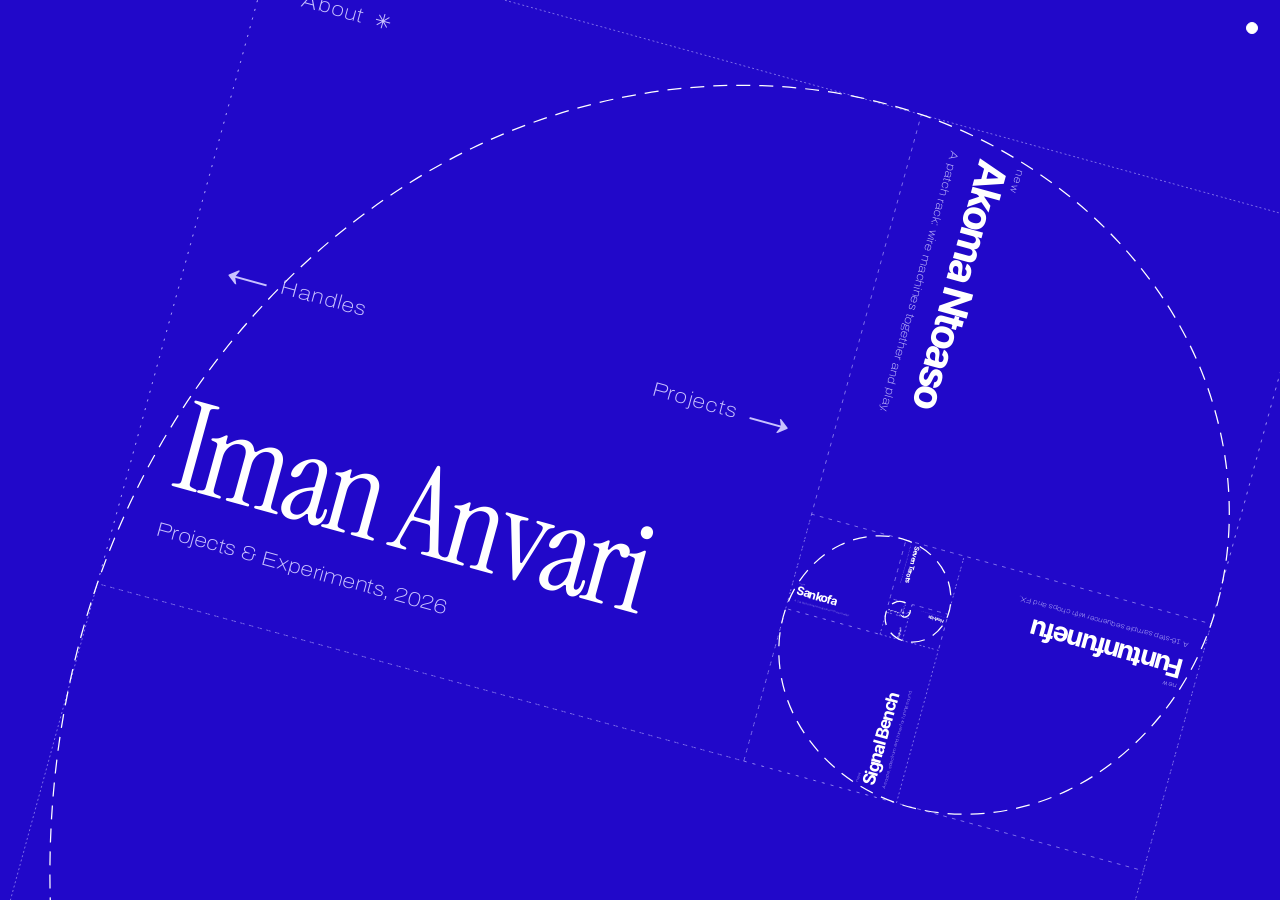
<file: index.html>
<!doctype html>
<html lang="en">
<head>
<meta charset="utf-8">
<meta name="viewport" content="width=device-width,initial-scale=1,viewport-fit=cover">
<title>Iman Anvari</title>
<meta name="description" content="Iman Anvari — projects &amp; experiments, 2026.">
<meta name="theme-color" content="#2108c9">
<link rel="preconnect" href="https://fonts.googleapis.com">
<link rel="preconnect" href="https://fonts.gstatic.com" crossorigin>
<link rel="stylesheet" href="https://fonts.googleapis.com/css2?family=Instrument+Serif&family=Inter+Tight:wght@400;700&family=Archivo:wdth,wght@62..125,100..200&family=Noto+Kufi+Arabic:wght@700&family=Noto+Nastaliq+Urdu:wght@700&family=Redaction+50&display=swap">
<style>
/* a golden rectangle, squares shrinking by φ, turning forever around its eye */
:root{
  --paper:#2108c9; --ink:#fff; --soft:#c9c2ff; --loop:#b9b0ff;
  --display:"Instrument Serif","Times New Roman",Georgia,serif;
  --body:"Inter Tight","Helvetica Neue",Helvetica,Arial,sans-serif;
  --mono:"Archivo","Helvetica Neue",Helvetica,Arial,sans-serif; /* thin, wide, boxy grotesk for the small type */
  /* سفرهای سعدی: Kufi by day, Nastaliq by night */
  --kufi:"Noto Kufi Arabic","Geeza Pro",Tahoma,sans-serif;
  --nastaliq:"Noto Nastaliq Urdu","Geeza Pro",Tahoma,serif;
  --naskh:var(--kufi); --fa-lh:1.2;
  --redaction:"Redaction 50","Instrument Serif",Georgia,serif;
  --spring:cubic-bezier(.3,1.5,.5,1);
  color-scheme:dark;
}
@media (prefers-color-scheme:dark){:root:not([data-theme="light"]){--paper:#0d0458;--soft:#a79ef0;--loop:#6f62e0;--naskh:var(--nastaliq);--fa-lh:1.5}}
:root[data-theme="dark"]{--paper:#0d0458;--soft:#a79ef0;--loop:#6f62e0;--naskh:var(--nastaliq);--fa-lh:1.5}

html,body{margin:0;height:100%;overflow:hidden;overscroll-behavior:none}
body{background:var(--paper);color:var(--ink);font-family:var(--body);-webkit-font-smoothing:antialiased;transition:background .618s}

#geo{position:fixed;inset:0;width:100%;height:100%;pointer-events:none;color:var(--loop);contain:strict}
#geo rect{fill:none;stroke:currentColor;stroke-width:1;stroke-dasharray:2 7;vector-effect:non-scaling-stroke;opacity:.6}
#spiral{fill:none;stroke:var(--ink);stroke-width:1.25;stroke-dasharray:14 9;vector-effect:non-scaling-stroke;animation:march 40s linear infinite}
@keyframes march{to{stroke-dashoffset:-460}}

#stage{position:fixed;inset:0;touch-action:none;user-select:none;-webkit-user-select:none;-webkit-tap-highlight-color:transparent;contain:strict}
.sq{position:absolute;left:0;top:0;width:1000px;height:1000px;transform-origin:0 0;contain:strict}
.rot{position:absolute;inset:0;overflow:hidden}
.card{position:absolute;inset:0;transition:opacity .618s}
.card.past{opacity:.22}
.sq.nav{cursor:pointer}

/* the links — 1000 design px per square */
.t{position:absolute;left:64px;bottom:150px;font:700 120px/1 var(--body);letter-spacing:-.04em;color:var(--ink);text-decoration:none;white-space:nowrap}
.t .w{position:relative;display:inline-block}
.t.name{font:400 236px/.9 var(--display);letter-spacing:-.03em}
.t.fa{left:auto;right:64px;font:700 120px/var(--fa-lh) var(--naskh);letter-spacing:0}
.tag{position:absolute;left:.04em;bottom:100%;margin-bottom:.12em;font:100 26px/1 var(--mono);font-stretch:118%;letter-spacing:.08em;color:var(--soft)}
.small{position:absolute;left:64px;bottom:88px;font:100 30px/1 var(--mono);font-stretch:118%;color:var(--soft);text-decoration:none;white-space:nowrap}
.small.r{left:auto;right:64px}
a.small::after{content:"";display:inline-block;width:0;margin-left:14px;vertical-align:middle;border-top:2px dashed currentColor;transition:width .618s var(--spring)}
a.small:hover{color:var(--ink)}a.small:hover::after{width:110px}

/* the front page: arrows out either side */
.arr{position:absolute;top:50%;transform:translateY(-50%);display:flex;align-items:center;gap:18px;font:100 30px/1 var(--mono);font-stretch:118%;letter-spacing:.04em;color:var(--soft);text-decoration:none;white-space:nowrap}
.arr.l{left:64px}.arr.r{right:64px}
.arr i{font:100 64px/1 var(--mono);font-stretch:118%;font-style:normal;display:inline-block;transition:transform .618s var(--spring)}
.arr:hover{color:var(--ink)}.arr.l:hover i{transform:translateX(-16px)}.arr.r:hover i{transform:translateX(16px)}
/* one line under each project */
.desc{max-width:872px;overflow:hidden;text-overflow:ellipsis;font-size:28px}

/* elsewhere: a short stack of links */
.list{position:absolute;left:64px;bottom:150px}
.list .tag{position:static;display:block;margin:0 0 22px .04em}
.list .t{position:relative;left:auto;bottom:auto;display:block;width:max-content;font-size:92px;line-height:1.1}

/* what grows out of each link */
.g{position:absolute;overflow:visible;pointer-events:none}
.g .s{fill:none;stroke:var(--ink);stroke-width:3;stroke-linecap:round;stroke-linejoin:round}
.g .o{fill:none;stroke:var(--ink);stroke-width:2.5}
.g .f{fill:var(--ink)}
.g .c.o,.g .o.k{fill:var(--paper)}
.d{stroke-dasharray:1 2;stroke-dashoffset:1.001;transition:stroke-dashoffset .382s ease}
.p{transform:scale(0);transform-box:fill-box;transform-origin:center;transition:transform .382s ease}
.c{opacity:0;transform-box:view-box;transform-origin:4px 128px;transition:transform .382s ease,opacity .2s}
.ghost{position:absolute;left:0;top:100%;opacity:.3;pointer-events:none;transform-origin:0 0;transform:scale(1,0) translateY(-100%);transition:transform .382s ease;
  -webkit-mask-image:linear-gradient(to bottom,transparent 10%,#000);mask-image:linear-gradient(to bottom,transparent 10%,#000)}
.orb,.orb2,.ph,.pg{transform-box:view-box}
.orb{transform-origin:57px 57px}.orb2{transform-origin:91px 57px}

.card.on .d,.t:hover .d{stroke-dashoffset:0;transition:stroke-dashoffset 1s cubic-bezier(.6,0,.2,1) calc(var(--i,0) * .08s + .12s)}
.card.on .p,.t:hover .p{transform:scale(1);transition:transform .618s var(--spring) calc(var(--i,0) * .05s + .2s)}
.card.on .c,.t:hover .c{opacity:1;transform:rotate(var(--a));transition:transform .9s var(--spring) calc(var(--i) * .06s + .1s),opacity .2s calc(var(--i) * .06s + .1s)}
.card.on .ghost,.t:hover .ghost{transform:scale(1,-1) translateY(-100%);transition:transform 1s var(--spring) .12s}
.card.on .orb,.t:hover .orb{animation:spin 6.18s linear infinite}
.trig{opacity:0}
.card.on .trig,.t:hover .trig{animation:trig 1.6s steps(1) infinite;animation-delay:calc(var(--d) + .9s)}
@keyframes trig{0%{opacity:1}12%,100%{opacity:0}}
.card.on .orb2,.t:hover .orb2{animation:spin 3.82s linear infinite reverse}
@keyframes spin{to{transform:rotate(360deg)}}
/* sankofa: a playhead that only ever goes back */
.ph{opacity:0}
.card.on .ph,.t:hover .ph{animation:back 2.4s cubic-bezier(.5,0,.5,1) 1.1s infinite}
@keyframes back{0%{opacity:0;transform:translateX(124px)}12%,85%{opacity:1}100%{opacity:0;transform:translateX(4px)}}
/* funtunfunefu: two tracks, one clock — the cursor steps forward across both */
.stp{opacity:0;transform-box:view-box}
.card.on .stp,.t:hover .stp{animation:stepf 1.92s steps(8) 1.1s infinite}
@keyframes stepf{0%{opacity:1;transform:translateX(0)}100%{opacity:1;transform:translateX(128px)}}
/* spotify: waves pulse outward */
.card.on .wv,.t:hover .wv{animation:wave 1.8s ease-in-out infinite;animation-delay:calc(var(--d) + 1.1s)}
@keyframes wave{0%,100%{opacity:1}50%{opacity:.28}}
/* signal bench: the beam sweeps left to right */
.sw{opacity:0;transform-box:view-box}
.card.on .sw,.t:hover .sw{animation:sweep 2s linear 1.3s infinite}
@keyframes sweep{0%{opacity:0;transform:translateX(8px)}10%,88%{opacity:1}100%{opacity:0;transform:translateX(124px)}}
/* goodreads: pages turn, once each */
.pg{opacity:0;transform-origin:60px 50px}
.card.on .pg,.t:hover .pg{animation:flip .9s cubic-bezier(.5,0,.3,1) both;animation-delay:calc(var(--d) + 1s)}
@keyframes flip{0%{opacity:1;transform:scaleX(1)}100%{opacity:1;transform:scaleX(-1)}}

/* the name: each letter drifts on its own tiny orbit, phases spaced by the golden angle — like type floating on still water */
.name .l{display:inline-block;transform-origin:50% 60%}
.card.on .name .l{animation:drift 6.18s linear infinite;animation-delay:var(--ph)}
@keyframes drift{from{transform:rotate(0deg) translateX(.007em) rotate(0deg)}to{transform:rotate(360deg) translateX(.007em) rotate(-360deg)}}

/* light/dark: a single dot — solid by day, a ring by night */
.theme{position:fixed;z-index:3;top:calc(10px + env(safe-area-inset-top,0px));right:calc(10px + env(safe-area-inset-right,0px));
  width:36px;height:36px;padding:0;border:0;background:none;cursor:pointer;display:grid;place-items:center}
.theme::before{content:"";width:12px;height:12px;border-radius:50%;box-sizing:border-box;border:1.5px solid var(--ink);background:var(--ink);
  transition:background .382s,transform .618s var(--spring)}
.theme:hover::before{transform:scale(1.25)}
@media (prefers-color-scheme:dark){:root:not([data-theme="light"]) .theme::before{background:transparent}}
:root[data-theme="dark"] .theme::before{background:transparent}
.theme:focus-visible,.t:focus-visible,.small:focus-visible,.arr:focus-visible{outline:2px dashed var(--ink);outline-offset:6px}
/* about: a button on the front card, a popover over everything */
.about{position:absolute;left:64px;top:64px;bottom:auto;padding:0;border:0;background:none;cursor:pointer;display:flex;align-items:center;gap:16px;letter-spacing:.04em}
.about i{font-style:normal;display:inline-block;transition:transform .618s var(--spring)}
.about:hover{color:var(--ink)}.about:hover i{transform:rotate(144deg) scale(1.2)}
#about{box-sizing:border-box;width:min(88vw,640px);max-height:86vh;margin:auto;padding:56px 52px 60px;border:1.5px dashed var(--soft);border-radius:0;
  background:var(--paper);color:var(--ink);overflow:auto;opacity:0;transform:scale(.94) translateY(12px);transition:opacity .382s,transform .618s var(--spring),overlay .382s allow-discrete,display .382s allow-discrete}
#about[open]{opacity:1;transform:none}
@starting-style{#about[open]{opacity:0;transform:scale(.94) translateY(12px)}}
#about::backdrop{background:rgba(5,0,40,.45);backdrop-filter:blur(3px);-webkit-backdrop-filter:blur(3px)}
#about .tag{position:static;display:block;margin:0 0 26px;font-size:15px}
#about p{margin:0;font:400 clamp(30px,5.4vw,50px)/1.12 var(--redaction);letter-spacing:-.005em;text-wrap:balance}
#about .wd{display:inline-block;opacity:0;transform:translateY(.35em) rotate(3deg)}
#about[open] .wd{animation:rise .9s var(--spring) both;animation-delay:calc(var(--i) * .055s + .12s)}
@keyframes rise{to{opacity:1;transform:none}}
#about .smile{display:inline-block;margin-left:.22em}
#about[open] .smile{animation:smile 1.1s var(--spring) both;animation-delay:calc(var(--i) * .055s + .45s)}
@keyframes smile{to{transform:rotate(90deg) translateX(.06em)}}
#aboutX{position:absolute;top:14px;right:14px;width:36px;height:36px;padding:0;border:0;background:none;color:var(--soft);font:100 30px/1 var(--mono);font-stretch:118%;cursor:pointer;transition:color .2s,transform .618s var(--spring)}
#aboutX:hover{color:var(--ink);transform:rotate(90deg)}
@media (max-width:540px){#about{padding:48px 28px 44px}}
#aboutX:focus-visible,.about:focus-visible{outline:2px dashed var(--ink);outline-offset:6px}
.sr{position:absolute;width:1px;height:1px;overflow:hidden;clip:rect(0 0 0 0);white-space:nowrap}
@media (prefers-reduced-motion:reduce){#spiral{animation:none}*{transition-duration:0s!important;transition-delay:0s!important;animation:none!important}#about .wd{opacity:1;transform:none}}
</style>
</head>
<body>
<svg id="geo" aria-hidden="true"><g id="geoG"><g id="rects"></g><path id="spiral"/></g></svg>
<main id="stage" aria-label="Projects on a golden spiral. Scroll, swipe or use the arrow keys."></main>
<button class="theme" id="theme" aria-label="Switch light or dark"></button>
<dialog id="about" aria-labelledby="aboutT" closedby="any">
  <span class="tag" id="aboutT">about</span>
  <p></p>
  <button id="aboutX" aria-label="Close">×</button>
</dialog>
<nav class="sr" id="links" aria-label="Links">
  <a href="https://esoterorist.github.io/akoma/">Akoma Ntoaso</a>
  <a href="https://esoterorist.github.io/FTF16/">Funtunfunefu</a>
  <a href="https://esoterorist.github.io/SignalBench/">Signal Bench</a>
  <a href="https://esoterorist.github.io/Sankofa/">Sankofa</a>
  <a href="https://esoterorist.github.io/Seven-Tarots/">Seven Tarots</a>
  <a href="https://esoterorist.github.io/Hextrigs/">Hextrigs</a>
  <a href="https://esoterorist.github.io/Orpheus/">Orpheus</a>
  <a href="https://esoterorist.github.io/DiagramMuseum/">Diagram Museum</a>
  <a href="https://esoterorist.github.io/Saadi/" lang="fa">سفرهای سعدی</a>
  <a href="https://esoterorist.github.io/calender/">imz Calender</a>
  <a href="https://boxd.it/6uYab" rel="me">Letterboxd</a>
  <a href="https://open.spotify.com/user/31dxlwhfdibpqjqlg5nhxrflov34" rel="me">Spotify</a>
  <a href="https://www.goodreads.com/user/show/100149155" rel="me">Goodreads</a>
  <a href="https://are.na/i-a-tm-ild_dlli" rel="me">Are.na</a>
  <a href="mailto:iiman.anvarii@gmail.com">iiman.anvarii@gmail.com</a>
</nav>
<noscript><style>#links{position:static;width:auto;height:auto;clip:auto;display:flex;flex-direction:column;gap:14px;padding:40px;font:700 26px var(--body)}#links a{color:#fff}</style></noscript>

<script>
(()=>{
/* ---------- the golden function ---------- */
const PHI=(1+Math.sqrt(5))/2, HP=Math.PI/2, GA=Math.PI*(3-Math.sqrt(5)), LN=Math.log(PHI);
const D=1+1/(PHI*PHI), P={x:PHI/D,y:1/D}, V0={x:-P.x,y:1-P.y};   // P: the eye, where every square converges
const mod=(a,n)=>((a%n)+n)%n, f5=v=>+v.toFixed(5), f1=v=>v.toFixed(1);
const rot=(a,v)=>{const c=Math.cos(a),s=Math.sin(a);return{x:c*v.x-s*v.y,y:s*v.x+c*v.y}};
const Tk=(k,v)=>{const sc=PHI**-k,r=rot(k*HP,{x:v.x-P.x,y:v.y-P.y});return{x:P.x+sc*r.x,y:P.y+sc*r.y}};
const spiral=s=>{const sc=PHI**-s,r=rot(s*HP,V0);return{x:P.x+sc*r.x,y:P.y+sc*r.y}};
const V1={x:-LN*V0.x-HP*V0.y,y:-LN*V0.y+HP*V0.x};                 // d/ds of the spiral, before scale + turn
const spiralD=s=>{const sc=PHI**-s,r=rot(s*HP,V1);return{x:sc*r.x,y:sc*r.y}};
const squareK=k=>{const a=Tk(k,{x:0,y:0}),b=Tk(k,{x:1,y:1});return{x:Math.min(a.x,b.x),y:Math.min(a.y,b.y),w:Math.abs(b.x-a.x),h:Math.abs(b.y-a.y)}};
const reduce=matchMedia("(prefers-reduced-motion: reduce)").matches;
const $=s=>document.querySelector(s);

/* ---------- what grows, per link (1 unit = 1 design px at the base size) ---------- */
const svg=(style,vb,body)=>`<svg class="g" style="${style}" viewBox="${vb}" aria-hidden="true">${body}</svg>`;
const G={
  // sixteen slices of a sound, cut into four, and a playhead that walks back to fetch it
  sankofa(){const A=[.95,.58,.8,.42,.72,.5,.64,.3,.88,.44,.56,.34,.62,.26,.4,.18];let h="";
    A.forEach((a,i)=>{const hh=84*a;h+=`<rect class="f p" style="--i:${(i*.45).toFixed(2)}" x="${4+i*8}" y="${f1(56-hh/2)}" width="4.6" height="${f1(hh)}" rx="2.3"/>`});
    for(let j=1;j<4;j++)h+=`<path class="s d" pathLength="1" style="--i:${4+j*2};stroke-width:2;opacity:.55" d="M${f1(2.3+j*32)} 98V12"/><path class="f p" style="--i:${8+j*1.5}" d="M${f1(-3.7+j*32)} 4h12l-6 7z"/>`;
    return svg("left:100%;bottom:.04em;margin-left:.12em;width:1.32em;height:1em","0 0 132 100",
      h+`<g class="ph"><path class="s" style="stroke-width:3.5" d="M0 8V104"/><circle class="f" cx="0" cy="104" r="5"/></g>`)},
  // three machines, patched together; the signal hops port to port down the cables
  patch(){const M=[[4,6],[88,6],[46,60]],P=[[16,28,.9],[32,28,0],[100,28,.6],[116,28,1.2],[58,80,.3],[74,80,.45]],
      C=["M32 28C32 62 58 46 58 80","M74 80C74 46 100 62 100 28","M116 28C116 -10 16 -10 16 28"];
    return svg("left:100%;bottom:.04em;margin-left:.12em;width:1.32em;height:1em","0 0 132 100",
      M.map((m,i)=>`<rect class="o p" style="--i:${i*1.5}" x="${m[0]}" y="${m[1]}" width="40" height="34" rx="5"/>`).join("")+
      C.map((d,i)=>`<path class="s d" pathLength="1" style="--i:${4+i*2};${i==2?"opacity:.45;stroke-width:2.5":""}" d="${d}"/>`).join("")+
      P.map((p,i)=>`<circle class="o k p" style="--i:${3+i*.6}" cx="${p[0]}" cy="${p[1]}" r="4.5"/><circle class="f trig" style="--d:${p[2]}s" cx="${p[0]}" cy="${p[1]}" r="2.6"/>`).join(""))},
  // two rows of eight steps share one cursor, like the two crocodiles that share one stomach
  steps(){const A=[1,0,0,1,0,1,0,0, 0,0,1,0,1,0,1,1];let h="";
    A.forEach((a,i)=>{const c=i%8,row=i>>3;h+=`<rect class="${a?"f":"o"} p" style="--i:${(c*.7+row*.35).toFixed(2)}" x="${4+c*16}" y="${row?58:22}" width="12" height="20" rx="2.5"/>`});
    return svg("left:100%;bottom:.04em;margin-left:.12em;width:1.32em;height:1em","0 0 132 100",
      h+`<g class="stp"><rect class="o" style="stroke-width:2.5;fill:none" x="1" y="10" width="18" height="80" rx="4"/></g>`)},
  // an oscilloscope: graticule, a sine trace drawing itself, the beam sweeping across
  scope(){let w="M6 50";for(let i=1;i<=60;i++){const x=6+i*2;w+=`L${x} ${f1(50-30*Math.sin(i/60*4*Math.PI))}`}
    let g="";for(let i=1;i<4;i++)g+=`<path class="s d" pathLength="1" style="--i:${i};stroke-width:1.5;opacity:.45" d="M${6+i*30} 8V92"/>`;
    g+=`<path class="s d" pathLength="1" style="--i:2;stroke-width:1.5;opacity:.45" d="M6 50H126"/>`;
    return svg("left:100%;bottom:.04em;margin-left:.12em;width:1.32em;height:1em","0 0 132 100",
      `<rect class="o p" style="--i:0" x="4" y="6" width="124" height="88" rx="6"/>`+g+
      `<path class="s d" pathLength="1" style="--i:4;stroke-width:3.5" d="${w}"/><g class="sw"><path class="s" style="stroke-width:2;opacity:.7" d="M0 10V90"/></g>`)},
  // seven cards fan out
  cards(){let h="";for(let i=0;i<7;i++)h+=`<rect class="c ${i===6?"f":"o"}" style="--i:${i};--a:${i*7}deg" x="4" y="73" width="34" height="55" rx="3"/>`;
    return svg("left:100%;bottom:.04em;margin-left:.1em;width:1.25em;height:1.45em","0 0 114 132",h)},
  // six hex trigs pop up, then fire in a pattern
  hex(){const C=[[20,100],[52,100],[84,100],[36,72],[68,72],[52,44]],D=[0,.8,.4,1.2,.2,1],
      hp=(x,y,r)=>"M"+[0,1,2,3,4,5].map(k=>{const a=(k*60-90)*Math.PI/180;return f1(x+r*Math.cos(a))+","+f1(y+r*Math.sin(a))}).join("L")+"Z";
    return svg("left:100%;bottom:.04em;margin-left:.12em;width:.88em;height:1em","0 0 106 120",
      C.map((c,i)=>`<path class="o p" style="--i:${i*1.2}" d="${hp(c[0],c[1],16)}"/><path class="f trig" style="--d:${D[i]}s" d="${hp(c[0],c[1],10)}"/>`).join(""))},
  // a little diagram draws itself
  diagram(){const A=[14,100],B=[70,16],C=[142,64],Dd=[80,80],e=[[A,B],[B,C],[C,Dd],[Dd,A],[B,Dd]];
    return svg("right:0;bottom:100%;margin-bottom:.06em;width:1.3em;height:.95em","0 0 156 114",
      e.map((p,i)=>`<path class="s d" pathLength="1" style="--i:${i}" d="M${p[0]}L${p[1]}"/>`).join("")+
      `<circle class="f p" style="--i:0" cx="14" cy="100" r="7"/><rect class="f p" style="--i:2" x="63" y="9" width="14" height="14"/><circle class="o p" style="--i:4" cx="142" cy="64" r="8"/><circle class="f p" style="--i:6" cx="80" cy="80" r="5"/>`)},
  // a caravan of dots wanders off toward a far city
  route(){let h="";const q=t=>{const u=1-t;return[u*u*256+2*u*t*150+t*t*14,u*u*124+2*u*t*20+t*t*24]};
    for(let i=0;i<=15;i++){const p=q(i/15);h+=`<circle class="f p" style="--i:${i}" cx="${f1(p[0])}" cy="${f1(p[1])}" r="${i?3.4:6}"/>`}
    return svg("right:0;bottom:100%;margin-bottom:-.1em;width:2.2em;height:1.1em","0 0 264 132",h+`<circle class="o p" style="--i:17" cx="14" cy="24" r="11"/>`)},
  // this month, filling in, today solid
  month(){const d=new Date(),y=d.getFullYear(),m=d.getMonth(),days=new Date(y,m+1,0).getDate(),start=(new Date(y,m,1).getDay()+6)%7;let h="";
    for(let n=1;n<=days;n++){const c=(start+n-1)%7,r=Math.floor((start+n-1)/7),x=9+c*17,yy=9+r*17,today=n===d.getDate();
      h+=`<circle class="${today?"f":"o"} p" style="--i:${(n*.32).toFixed(2)}" cx="${x}" cy="${yy}" r="${today?7:5.5}"/>`}
    return svg("right:0;bottom:100%;margin-bottom:.1em;width:1.3em;height:1.15em","0 0 120 106",h)},
  // a circle riding a circle
  epicycle(){return svg("left:100%;bottom:0;margin-left:.08em;width:.95em;height:.95em","0 0 114 114",
      `<circle class="o d" pathLength="1" cx="57" cy="57" r="34"/><circle class="f p" cx="57" cy="57" r="3"/>
       <g class="orb"><circle class="o p" style="--i:6" cx="91" cy="57" r="14"/><g class="orb2"><circle class="f p" style="--i:9" cx="105" cy="57" r="4.5"/></g></g>`)},
  // three reels, the light running through them
  reels(){const X=[20,47,74];
    return svg("left:100%;bottom:.1em;margin-left:.14em;width:.96em;height:.4em","0 0 96 40",
      X.map((x,i)=>`<circle class="o k p" style="--i:${i*2+1}" cx="${x}" cy="20" r="17"/>`).join("")+
      X.map((x,i)=>`<circle class="f trig" style="--d:${(i*.53).toFixed(2)}s" cx="${x}" cy="20" r="8"/>`).join(""))},
  // three arcs of sound, pulsing outward
  waves(){const A=["M10 62Q50 40 90 62","M20 40Q50 22 80 40","M30 19Q50 6 70 19"];
    return svg("left:100%;bottom:.1em;margin-left:.12em;width:.8em;height:.58em","0 0 100 72",
      A.map((d,i)=>`<path class="s d wv" pathLength="1" style="--i:${i*2};--d:${(i*.3).toFixed(1)}s;stroke-width:${9-i*1.5}" d="${d}"/>`).join(""))},
  // an open book; its pages turn
  book(){const L="M60 22C46 12 24 10 8 14V70C24 66 46 68 60 78",R="M60 22C74 12 96 10 112 14V70C96 66 74 68 60 78",Q="M60 24C72 15 92 13 106 16V68C92 65 72 66 60 75Z";
    return svg("left:100%;bottom:.06em;margin-left:.14em;width:1em;height:.7em","0 0 120 84",
      `<path class="s d" pathLength="1" style="--i:0" d="${L}"/><path class="s d" pathLength="1" style="--i:0" d="${R}"/><path class="s d" pathLength="1" style="--i:3" d="M60 22V78"/>`+
      [0,1,2].map(i=>`<path class="o k pg" style="--d:${(i*.45).toFixed(2)}s;stroke-width:2.5" d="${Q}"/>`).join(""))},
  // blocks, connected
  blocks(){const B=[[2,90],[34,90],[34,58],[66,58],[66,26],[96,0]];let l="",r="";
    B.forEach((b,i)=>{r+=`<rect class="${i===5?"f":"o"} p" style="--i:${i*1.4}" x="${b[0]}" y="${b[1]}" width="22" height="22"/>`;
      if(i)l+=`<path class="s d" pathLength="1" style="--i:${i}" d="M${B[i-1][0]+11} ${B[i-1][1]+11}L${b[0]+11} ${b[1]+11}"/>`});
    return svg("left:100%;bottom:.04em;margin-left:.12em;width:1.15em;height:1.09em","0 0 120 114",`<g style="opacity:.55">${l}</g>`+r)}
};

const SOC=[
  {name:"Letterboxd",href:"https://boxd.it/6uYab",g:"reels"},
  {name:"Spotify",href:"https://open.spotify.com/user/31dxlwhfdibpqjqlg5nhxrflov34",g:"waves"},
  {name:"Goodreads",href:"https://www.goodreads.com/user/show/100149155",g:"book"},
  {name:"Are.na",href:"https://are.na/i-a-tm-ild_dlli",g:"blocks"}
];
const ITEMS=[
 {slug:"",title:"Iman Anvari",max:720,
  html:()=>`<span class="t name" role="heading" aria-level="1" aria-label="Iman Anvari"><span class="w" aria-hidden="true">${[..."Iman Anvari"].map((c,i)=>c===" "?" ":`<span class="l" style="--ph:${(-((i*.618)%1)*6.18).toFixed(2)}s">${c}</span>`).join("")}</span></span>
    <a class="arr l" href="#elsewhere" aria-label="Handles"><i aria-hidden="true">←</i>Handles</a><a class="arr r" href="#akoma-ntoaso" aria-label="Projects">Projects<i aria-hidden="true">→</i></a>
    <button class="small about" type="button" aria-haspopup="dialog">About<i aria-hidden="true">✳︎</i></button>
    <span class="small">Projects &amp; Experiments, 2026</span>`},
 {slug:"akoma-ntoaso",title:"Akoma Ntoaso",href:"https://esoterorist.github.io/akoma/",max:760,
  html:i=>`<a class="t" href="${i.href}"><span class="w"><span class="tag">new</span>Akoma Ntoaso${G.patch()}</span></a><span class="small desc">A patch rack: wire machines together and play.</span>`},
 {slug:"funtunfunefu",title:"Funtunfunefu",href:"https://esoterorist.github.io/FTF16/",max:760,
  html:i=>`<a class="t" href="${i.href}"><span class="w"><span class="tag">new</span>Funtunfunefu${G.steps()}</span></a><span class="small desc">A 16-step sample sequencer with chops and FX.</span>`},
 {slug:"signal-bench",title:"Signal Bench",href:"https://esoterorist.github.io/SignalBench/",max:760,
  html:i=>`<a class="t" href="${i.href}"><span class="w"><span class="tag">new</span>Signal Bench${G.scope()}</span></a><span class="small desc">A scope, spectrum and tuner for tuning sound.</span>`},
 {slug:"sankofa",title:"Sankofa",href:"https://esoterorist.github.io/Sankofa/",max:760,
  html:i=>`<a class="t" href="${i.href}"><span class="w"><span class="tag">new</span>Sankofa${G.sankofa()}</span></a><span class="small desc">A 16-pad sample machine in the browser.</span>`},
 {slug:"seven-tarots",title:"Seven Tarots",href:"https://esoterorist.github.io/Seven-Tarots/",max:760,
  html:i=>`<a class="t" href="${i.href}"><span class="w"><span class="tag">new</span>Seven Tarots${G.cards()}</span></a><span class="small desc">Draw and read cards from antique tarot decks.</span>`},
 {slug:"hextrigs",title:"Hextrigs",href:"https://esoterorist.github.io/Hextrigs/",max:760,
  html:i=>`<a class="t" href="${i.href}"><span class="w"><span class="tag">new</span>Hextrigs${G.hex()}</span></a><span class="small desc">A six-voice drum machine and step sequencer.</span>`},
 {slug:"orpheus",title:"Orpheus",href:"https://esoterorist.github.io/Orpheus/",max:872,
  html:i=>`<a class="t" href="${i.href}"><span class="w">Orpheus<span class="ghost" aria-hidden="true">Orpheus</span></span></a><span class="small desc">A generative ambient music instrument.</span>`},
 {slug:"diagram-museum",title:"Diagram Museum",href:"https://esoterorist.github.io/DiagramMuseum/",max:872,
  html:i=>`<a class="t" href="${i.href}"><span class="w">Diagram Museum${G.diagram()}</span></a><span class="small desc">An archive of diagrams redrawn from theory.</span>`},
 {slug:"saadi",title:"سفرهای سعدی",href:"https://esoterorist.github.io/Saadi/",max:872,
  html:i=>`<a class="t fa" href="${i.href}" lang="fa" dir="rtl"><span class="w">سفرهای سعدی${G.route()}</span></a><span class="small desc r">A map of Saadi’s travels, linked to his poems.</span>`},
 {slug:"calender",title:"imz Calender",href:"https://esoterorist.github.io/calender/",max:872,
  html:i=>`<a class="t" href="${i.href}"><span class="w">imz Calender${G.month()}</span></a><span class="small desc">A year calendar, to-do list and diary in one.</span>`},
 {slug:"elsewhere",title:"Elsewhere",max:760,
  html:()=>`<div class="list"><span class="tag">elsewhere</span>${SOC.map(s=>`<a class="t" href="${s.href}" rel="me"><span class="w">${s.name}${G[s.g]()}</span></a>`).join("")}</div>
    <a class="small" href="mailto:iiman.anvarii@gmail.com">iiman.anvarii@gmail.com</a>`}
];
const N=ITEMS.length;
ITEMS.forEach(it=>it._html=it.html(it));   // build each card's markup once
/* Epicycle has no link yet. When it does, add it to ITEMS:
 {slug:"epicycle",title:"Epicycle",href:"https://…",max:760,html:i=>`<a class="t" href="${i.href}"><span class="w">Epicycle${G.epicycle()}</span></a>`},
 (and to the #links nav above). */

/* ---------- stage ---------- */
const stage=$("#stage"),geoG=$("#geoG"),KMIN=-2,KMAX=11;
{let r="";for(let k=-4;k<=18;k++){const q=squareK(k);r+=`<rect x="${f5(q.x)}" y="${f5(q.y)}" width="${f5(q.w)}" height="${f5(q.h)}"/>`}$("#rects").innerHTML=r;
 // the spiral as 44 cubic curves (exact tangents) instead of 1300 straight segments
 const s0=-4,s1=18,ds=.5;let p=spiral(s0),q=spiralD(s0),d=`M${f5(p.x)},${f5(p.y)}`;
 for(let s=s0+ds;s<=s1+1e-9;s+=ds){const p2=spiral(s),q2=spiralD(s),k=ds/3;
   d+=`C${f5(p.x+q.x*k)},${f5(p.y+q.y*k)} ${f5(p2.x-q2.x*k)},${f5(p2.y-q2.y*k)} ${f5(p2.x)},${f5(p2.y)}`;p=p2;q=q2}
 $("#spiral").setAttribute("d",d)}

let W=0,H=0,S=1,R0=0,Ps={x:0,y:0},FV=0;
// fit each card's type once per item (not once per card)
function prep(node){
  const it=node._it,ts=node.querySelectorAll(".t"),fresh=it._fv!==FV;
  if(fresh)it._fs=[...ts].map(t=>{t.style.fontSize="";const w=t.querySelector(".w").scrollWidth;
    return w>it.max?(parseFloat(getComputedStyle(t).fontSize)*it.max/w).toFixed(1)+"px":""});
  ts.forEach((t,j)=>t.style.fontSize=it._fs[j]||"");
  it._fv=FV;node._fv=FV;
}
const cards=new Map();   // abs index -> card. A card is built once, then only its transform changes.
function make(abs){const it=ITEMS[mod(abs,N)],sq=document.createElement("div");sq.className="sq";
  sq.innerHTML=`<div class="rot" style="transform:rotate(${-R0}deg)"><div class="card" aria-hidden="true">${it._html}</div></div>`;
  const node=sq.firstChild.firstChild;node._it=it;for(const x of node.querySelectorAll("a,button"))x.tabIndex=-1;
  stage.appendChild(sq);return{abs,sq,rot:sq.firstChild,node}}

function fit(){
  W=innerWidth;H=innerHeight;const land=W/H>=1;R0=land?0:90;
  S=Math.min(W/(land?PHI:1),H/(land?1:PHI))*.92;
  const d=rot(R0*Math.PI/180,{x:P.x-PHI/2,y:P.y-.5});Ps={x:W/2+S*d.x,y:H/2+S*d.y};
  for(const c of cards.values())c.rot.style.transform=`rotate(${-R0}deg)`;kick()}

/* ---------- motion: a critically damped spring on t ---------- */
const hashIdx=()=>{const h=decodeURIComponent(location.hash.slice(1)),i=ITEMS.findIndex(x=>x.slug&&x.slug===h);return i<0?0:i};
const goal=hashIdx();
let t=reduce?goal:goal-1.25,target=t,v=0,active=-1,running=false,last=0;   // hold still until the fonts are in
const K=reduce?2000:70,DAMP=2*Math.sqrt(K);

function layout(){
  const b=Math.floor(t),f=t-b,lo=b+KMIN,hi=b+KMAX;
  for(const [k,c] of cards)if(k<lo||k>hi){c.sq.remove();cards.delete(k)}
  for(let k=lo;k<=hi;k++)if(!cards.has(k))cards.set(k,make(k));
  const ang=R0*Math.PI/180-f*HP,sc=S*PHI**f,ca=Math.cos(ang)*sc,sa=Math.sin(ang)*sc;
  geoG.setAttribute("transform",`matrix(${ca} ${sa} ${-sa} ${ca} ${Ps.x-(ca*P.x-sa*P.y)} ${Ps.y-(sa*P.x+ca*P.y)})`);
  const n=Math.round(t),r0=R0*Math.PI/180;
  for(const c of cards.values()){
    const u=c.abs-t,a=r0+u*HP,side=S*PHI**-u,L=side/1000,la=Math.cos(a)*L,lb=Math.sin(a)*L;
    const tx=Ps.x-1000*(la*P.x-lb*P.y),ty=Ps.y-1000*(lb*P.x+la*P.y),cx=tx+500*(la-lb),cy=ty+500*(lb+la);
    const vis=side>5&&cx>-side&&cx<W+side&&cy>-side&&cy<H+side;
    if(vis!==c.vis){c.vis=vis;c.sq.style.visibility=vis?"":"hidden"}
    if(!vis)continue;
    c.sq.style.transform=`matrix(${la},${lb},${-lb},${la},${tx},${ty})`;
    const nd=c.node;
    if(nd._fv!==FV)prep(nd);
    const on=c.abs===n,past=c.abs<n,nav=!on&&side>14;
    if(on!==nd._on){nd._on=on;nd.classList.toggle("on",on);nd.setAttribute("aria-hidden",on?"false":"true");for(const x of nd.querySelectorAll("a,button"))x.tabIndex=on?0:-1}
    if(past!==nd._past){nd._past=past;nd.classList.toggle("past",past)}
    if(nav!==c.nav){c.nav=nav;c.sq.classList.toggle("nav",nav)}
  }
  const ai=mod(n,N);if(ai!==active){active=ai;document.title=ai?`${ITEMS[ai].title} — Iman Anvari`:"Iman Anvari"}
}
function frame(now){
  let dt=Math.min(.05,Math.max(0,(now-last)/1000));last=now;
  while(dt>0){const h=Math.min(dt,1/240);v+=(K*(target-t)-DAMP*v)*h;t+=v*h;dt-=h}
  const rest=Math.abs(target-t)<1e-4&&Math.abs(v)<1e-4;
  if(rest){t=target;v=0}
  layout();
  if(rest){running=false;
    if(started&&!drag&&Number.isInteger(t)){const sl=ITEMS[mod(t,N)].slug,u=sl?"#"+sl:location.pathname+location.search;
      if(u!==(sl?location.hash:location.pathname+location.search+location.hash))history.replaceState(null,"",u)}
    return}
  requestAnimationFrame(frame)}
function kick(){if(!running){running=true;last=performance.now();requestAnimationFrame(frame)}}
const goTo=x=>{target=x;kick()},go=d=>goTo(Math.round(target)+d);
const goItem=i=>{const n=Math.round(target);let d=mod(i-n,N);if(d>N/2)d-=N;goTo(n+d)};

/* ---------- about ---------- */
const about=$("#about"),ABOUT="interested in Media Arts/Studies, Experimental Sound Design, and music";
about.querySelector("p").innerHTML=ABOUT.split(" ").map((w,i)=>`<span class="wd" style="--i:${i}">${w}</span>`).join(" ")+
  ` <span class="wd" style="--i:${ABOUT.split(" ").length}"><span class="smile" style="--i:${ABOUT.split(" ").length}">:)</span></span>`;
let aboutFrom=null;
function openAbout(){if(about.open)return;aboutFrom=document.activeElement;about.showModal();$("#aboutX").focus({preventScroll:true})}
$("#aboutX").onclick=()=>about.close();
about.addEventListener("click",e=>{if(e.target===about){const r=about.getBoundingClientRect();   // a click on the backdrop lands on the dialog itself, outside its box
  if(e.clientX<r.left||e.clientX>r.right||e.clientY<r.top||e.clientY>r.bottom)about.close()}});
about.addEventListener("close",()=>{if(aboutFrom&&aboutFrom.isConnected)aboutFrom.focus({preventScroll:true})});

/* ---------- input ---------- */
let snap=0,started=false;
addEventListener("wheel",e=>{if(about.open)return;e.preventDefault();if(e.ctrlKey||!started)return;
  const m=e.deltaMode===1?16:e.deltaMode===2?innerHeight:1,d=(Math.abs(e.deltaY)>=Math.abs(e.deltaX)?e.deltaY:e.deltaX)*m;
  target+=d/(Math.min(innerWidth,innerHeight)*.8);kick();
  clearTimeout(snap);snap=setTimeout(()=>goTo(Math.round(target)),130)},{passive:false});

let drag=null,dragged=false;
stage.addEventListener("pointerdown",e=>{if(e.pointerType==="mouse"||!started)return;
  drag={id:e.pointerId,y:e.clientY,x:e.clientX,t0:target,pd:0,pt:e.timeStamp,vel:0};dragged=false});
addEventListener("pointermove",e=>{if(!drag||e.pointerId!==drag.id)return;
  const dy=drag.y-e.clientY,dx=drag.x-e.clientX,dd=Math.abs(dy)>=Math.abs(dx)?dy:dx;if(Math.abs(dd)>8)dragged=true;
  const unit=Math.min(innerWidth,innerHeight)*.55,dt=Math.max(1,e.timeStamp-drag.pt);
  drag.vel=.75*drag.vel+.25*((dd-drag.pd)/dt/unit*1000);drag.pd=dd;drag.pt=e.timeStamp;   // velocity on the same axis as the drag
  target=drag.t0+dd/unit;kick()});
const release=e=>{if(!drag||(e&&e.pointerId!==drag.id))return;
  const fling=e&&e.timeStamp-drag.pt<90?drag.vel*.22:0;drag=null;goTo(Math.round(target+Math.max(-1.4,Math.min(1.4,fling))))};
addEventListener("pointerup",release);addEventListener("pointercancel",release);

stage.addEventListener("click",e=>{
  if(dragged){e.preventDefault();dragged=false;return}
  const sq=e.target.closest(".sq");if(!sq)return;let c=null;for(const x of cards.values())if(x.sq===sq)c=x;if(!c)return;
  if(!c.node._on){e.preventDefault();goTo(c.abs);return}
  if(e.target.closest(".about")){openAbout();return}
  if(e.target.closest("a"))return;
  const it=c.node._it;if(it.href)location.href=it.href;else go(1)});

addEventListener("keydown",e=>{const k=e.key;if(about.open||e.metaKey||e.ctrlKey||e.altKey||!started)return;
  if((k===" "||k==="Enter")&&e.target.closest("button"))return;
  if(["ArrowDown","ArrowRight","PageDown"," "].includes(k)){e.preventDefault();go(1)}
  else if(["ArrowUp","ArrowLeft","PageUp"].includes(k)){e.preventDefault();go(-1)}
  else if(k==="Home"){e.preventDefault();goItem(0)}
  else if(k==="End"){e.preventDefault();goItem(N-1)}
  else if(k==="Enter"&&!e.target.closest("a,button")){const it=ITEMS[active];if(it&&it.href)location.href=it.href}});
addEventListener("hashchange",()=>goItem(hashIdx()));
let rz=0;addEventListener("resize",()=>{cancelAnimationFrame(rz);rz=requestAnimationFrame(fit)});

const root=document.documentElement,meta=$('meta[name="theme-color"]');
const paint=()=>{meta.content=getComputedStyle(root).getPropertyValue("--paper").trim()||"#2108c9";FV++;kick()};
try{const th=localStorage.getItem("theme");if(th==="light"||th==="dark")root.dataset.theme=th}catch(e){}
$("#theme").onclick=()=>{const dark=root.dataset.theme?root.dataset.theme==="dark":matchMedia("(prefers-color-scheme: dark)").matches;
  root.dataset.theme=dark?"light":"dark";paint();try{localStorage.setItem("theme",root.dataset.theme)}catch(e){}};
matchMedia("(prefers-color-scheme: dark)").addEventListener?.("change",paint);
paint();

fit();
/* fonts: ask for them by name (fonts.ready alone can resolve before anything has asked), re-fit when they land, then begin */
const begin=()=>{if(started)return;started=true;goTo(goal)};
const refit=()=>{FV++;kick()};
if(document.fonts){
  Promise.all(["400 236px 'Instrument Serif'","700 120px 'Inter Tight'","100 30px 'Archivo'","700 120px 'Noto Kufi Arabic'","700 120px 'Noto Nastaliq Urdu'"]
    .map(f=>document.fonts.load(f,/Kufi|Nastaliq/.test(f)?"سعدی":"Iman").catch(()=>{}))).then(()=>{refit();begin()});
  document.fonts.addEventListener?.("loadingdone",refit);
}else begin();
setTimeout(begin,900);
})();
</script>
</body>
</html>
</file>
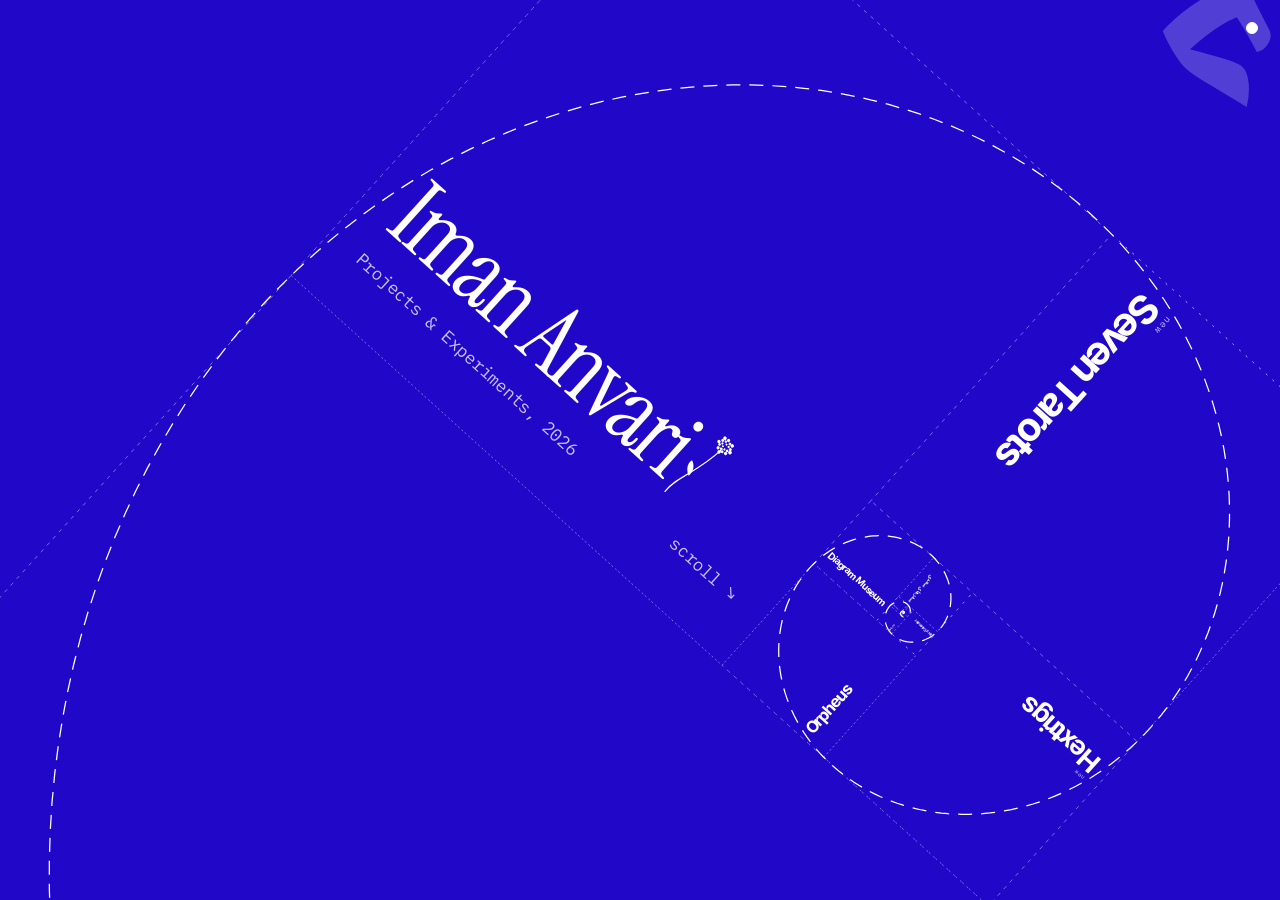
<file: index-lite.html>
<!doctype html>
<html lang="en">
<head>
<meta charset="utf-8">
<meta name="viewport" content="width=device-width,initial-scale=1,viewport-fit=cover">
<title>Iman Anvari</title>
<meta name="description" content="Iman Anvari — projects &amp; experiments, 2026.">
<meta name="theme-color" content="#2108c9">
<link rel="preconnect" href="https://fonts.googleapis.com">
<link rel="preconnect" href="https://fonts.gstatic.com" crossorigin>
<link rel="stylesheet" href="https://fonts.googleapis.com/css2?family=Instrument+Serif&family=Inter+Tight:wght@400;700&family=IBM+Plex+Mono&family=Noto+Naskh+Arabic:wght@700&display=swap">
<style>
/* a golden rectangle, squares shrinking by φ, turning forever around its eye */
:root{
  --paper:#2108c9; --ink:#fff; --soft:#c9c2ff; --loop:#b9b0ff;
  --display:"Instrument Serif","Times New Roman",Georgia,serif;
  --body:"Inter Tight","Helvetica Neue",Helvetica,Arial,sans-serif;
  --mono:"IBM Plex Mono",ui-monospace,Menlo,monospace;
  --naskh:"Noto Naskh Arabic","Geeza Pro",Tahoma,serif;
  --spring:cubic-bezier(.3,1.5,.5,1);
  color-scheme:dark;
}
@media (prefers-color-scheme:dark){:root:not([data-theme="light"]){--paper:#0d0458;--soft:#a79ef0;--loop:#6f62e0}}
:root[data-theme="dark"]{--paper:#0d0458;--soft:#a79ef0;--loop:#6f62e0}

html,body{margin:0;height:100%;overflow:hidden;overscroll-behavior:none}
body{background:var(--paper);color:var(--ink);font-family:var(--body);-webkit-font-smoothing:antialiased;transition:background .618s}

#geo{position:fixed;inset:0;width:100%;height:100%;pointer-events:none;color:var(--loop)}
#geo rect{fill:none;stroke:currentColor;stroke-width:1;stroke-dasharray:2 7;vector-effect:non-scaling-stroke;opacity:.6}
#spiral{fill:none;stroke:var(--ink);stroke-width:1.25;stroke-dasharray:14 9;vector-effect:non-scaling-stroke;animation:march 40s linear infinite}
@keyframes march{to{stroke-dashoffset:-460}}

#stage{position:fixed;inset:0;touch-action:none;user-select:none;-webkit-user-select:none;-webkit-tap-highlight-color:transparent}
.sq{position:absolute;left:0;top:0;width:1000px;height:1000px;transform-origin:0 0}
.rot{position:absolute;inset:0;overflow:hidden}
.card{position:absolute;inset:0;transition:opacity .618s}
.card.past{opacity:.22}
.sq.nav{cursor:pointer}

/* the links — 1000 design px per square */
.t{position:absolute;left:64px;bottom:150px;font:700 120px/1 var(--body);letter-spacing:-.04em;color:var(--ink);text-decoration:none;white-space:nowrap}
.t .w{position:relative;display:inline-block}
.t.name{font:400 236px/.9 var(--display);letter-spacing:-.03em}
.t.fa{left:auto;right:64px;font:700 120px/1.2 var(--naskh);letter-spacing:0}
.tag{position:absolute;left:.04em;bottom:100%;margin-bottom:.12em;font:400 26px/1 var(--mono);letter-spacing:.08em;color:var(--soft)}
.small{position:absolute;left:64px;bottom:88px;font:400 30px/1 var(--mono);color:var(--soft);text-decoration:none;white-space:nowrap}
.small.r{left:auto;right:64px}
a.small::after{content:"";display:inline-block;width:0;margin-left:14px;vertical-align:middle;border-top:2px dashed currentColor;transition:width .618s var(--spring)}
a.small:hover{color:var(--ink)}a.small:hover::after{width:110px}

/* what grows out of each link */
.g{position:absolute;overflow:visible;pointer-events:none}
.g .s{fill:none;stroke:var(--ink);stroke-width:3;stroke-linecap:round;stroke-linejoin:round}
.g .o{fill:none;stroke:var(--ink);stroke-width:2.5}
.g .f{fill:var(--ink)}
.g .c.o{fill:var(--paper)}
.d{stroke-dasharray:1;stroke-dashoffset:1;transition:stroke-dashoffset .382s ease}
.p{transform:scale(0);transform-box:fill-box;transform-origin:center;transition:transform .382s ease}
.c{opacity:0;transform-box:view-box;transform-origin:4px 128px;transition:transform .382s ease,opacity .2s}
.ghost{position:absolute;left:0;top:100%;opacity:.3;pointer-events:none;transform-origin:0 0;transform:scale(1,0) translateY(-100%);transition:transform .382s ease;
  -webkit-mask-image:linear-gradient(to bottom,transparent 10%,#000);mask-image:linear-gradient(to bottom,transparent 10%,#000)}
.orb,.orb2{transform-box:view-box}
.orb{transform-origin:57px 57px}.orb2{transform-origin:91px 57px}

.card.on .d,.t:hover .d{stroke-dashoffset:0;transition:stroke-dashoffset 1s cubic-bezier(.6,0,.2,1) calc(var(--i,0) * .08s + .12s)}
.card.on .p,.t:hover .p{transform:scale(1);transition:transform .618s var(--spring) calc(var(--i,0) * .05s + .2s)}
.card.on .c,.t:hover .c{opacity:1;transform:rotate(var(--a));transition:transform .9s var(--spring) calc(var(--i) * .06s + .1s),opacity .2s calc(var(--i) * .06s + .1s)}
.card.on .ghost,.t:hover .ghost{transform:scale(1,-1) translateY(-100%);transition:transform 1s var(--spring) .12s}
.card.on .orb,.t:hover .orb{animation:spin 6.18s linear infinite}
.trig{opacity:0}
.card.on .trig,.t:hover .trig{animation:trig 1.6s steps(1) infinite;animation-delay:calc(var(--d) + .9s)}
@keyframes trig{0%{opacity:1}12%,100%{opacity:0}}
.card.on .orb2,.t:hover .orb2{animation:spin 3.82s linear infinite reverse}
@keyframes spin{to{transform:rotate(360deg)}}

/* light/dark: a single dot — solid by day, a ring by night */
.theme{position:fixed;z-index:3;top:calc(10px + env(safe-area-inset-top,0px));right:calc(10px + env(safe-area-inset-right,0px));
  width:36px;height:36px;padding:0;border:0;background:none;cursor:pointer;display:grid;place-items:center}
.theme::before{content:"";width:12px;height:12px;border-radius:50%;box-sizing:border-box;border:1.5px solid var(--ink);background:var(--ink);
  transition:background .382s,transform .618s var(--spring)}
.theme:hover::before{transform:scale(1.25)}
@media (prefers-color-scheme:dark){:root:not([data-theme="light"]) .theme::before{background:transparent}}
:root[data-theme="dark"] .theme::before{background:transparent}
.theme:focus-visible,.t:focus-visible{outline:2px dashed var(--ink);outline-offset:6px}
.sr{position:absolute;width:1px;height:1px;overflow:hidden;clip:rect(0 0 0 0);white-space:nowrap}
@media (prefers-reduced-motion:reduce){#spiral{animation:none}*{transition-duration:0s!important;animation:none!important}}
</style>
</head>
<body>
<svg id="geo" aria-hidden="true"><g id="geoG"><g id="rects"></g><path id="spiral"/></g></svg>
<main id="stage" aria-label="Projects on a golden spiral. Scroll, swipe or use the arrow keys."></main>
<button class="theme" id="theme" aria-label="Switch light or dark"></button>
<nav class="sr" id="links" aria-label="Links">
  <a href="https://esoterorist.github.io/Seven-Tarots/">Seven Tarots</a>
  <a href="https://esoterorist.github.io/Hextrigs/">Hextrigs</a>
  <a href="https://esoterorist.github.io/Orpheus/">Orpheus</a>
  <a href="https://esoterorist.github.io/DiagramMuseum/">Diagram Museum</a>
  <a href="https://esoterorist.github.io/Saadi/" lang="fa">سفرهای سعدی</a>
  <a href="https://esoterorist.github.io/calender/">imz Calender</a>
  <a href="https://are.na/i-a-tm-ild_dlli">Are.na</a>
  <a href="mailto:iiman.anvarii@gmail.com">iiman.anvarii@gmail.com</a>
</nav>
<noscript><style>#links{position:static;width:auto;height:auto;clip:auto;display:flex;flex-direction:column;gap:14px;padding:40px;font:700 26px var(--body)}#links a{color:#fff}</style></noscript>

<script>
(()=>{
/* ---------- the golden function ---------- */
const PHI=(1+Math.sqrt(5))/2, HP=Math.PI/2, GA=Math.PI*(3-Math.sqrt(5)), N=8;
const D=1+1/(PHI*PHI), P={x:PHI/D,y:1/D}, V0={x:-P.x,y:1-P.y};   // P: the eye, where every square converges
const mod=(a,n)=>((a%n)+n)%n, f5=v=>+v.toFixed(5), f1=v=>v.toFixed(1);
const rot=(a,v)=>{const c=Math.cos(a),s=Math.sin(a);return{x:c*v.x-s*v.y,y:s*v.x+c*v.y}};
const Tk=(k,v)=>{const sc=PHI**-k,r=rot(k*HP,{x:v.x-P.x,y:v.y-P.y});return{x:P.x+sc*r.x,y:P.y+sc*r.y}};
const spiral=s=>{const sc=PHI**-s,r=rot(s*HP,V0);return{x:P.x+sc*r.x,y:P.y+sc*r.y}};
const squareK=k=>{const a=Tk(k,{x:0,y:0}),b=Tk(k,{x:1,y:1});return{x:Math.min(a.x,b.x),y:Math.min(a.y,b.y),w:Math.abs(b.x-a.x),h:Math.abs(b.y-a.y)}};
const reduce=matchMedia("(prefers-reduced-motion: reduce)").matches;
const $=s=>document.querySelector(s);

/* ---------- what grows, per link (1 unit = 1 design px at the base size) ---------- */
const svg=(style,vb,body)=>`<svg class="g" style="${style}" viewBox="${vb}" aria-hidden="true">${body}</svg>`;
const G={
  // a stem, a leaf, a head of seeds on the golden angle
  flower(){let h="";for(let n=1;n<=21;n++){const r=19*Math.sqrt(n/21),a=n*GA;h+=`<circle class="f p" style="--i:${(6+n*.35).toFixed(2)}" cx="${f1(46+r*Math.cos(a))}" cy="${f1(62+r*Math.sin(a))}" r="${(2.2+n*.1).toFixed(2)}"/>`}
    return svg("left:100%;bottom:.04em;margin-left:.05em;width:.42em;height:1.05em","0 0 92 231",
      `<path class="s d" pathLength="1" d="M14 231C10 190 40 150 46 70"/><path class="f p" style="--i:4" d="M30 168C14 160 8 146 12 136C26 142 32 154 30 168Z"/>${h}`)},
  // seven cards fan out
  cards(){let h="";for(let i=0;i<7;i++)h+=`<rect class="c ${i===6?"f":"o"}" style="--i:${i};--a:${i*7}deg" x="4" y="73" width="34" height="55" rx="3"/>`;
    return svg("left:100%;bottom:.04em;margin-left:.1em;width:1.25em;height:1.45em","0 0 114 132",h)},
  // six hex trigs pop up, then fire in a pattern
  hex(){const C=[[20,100],[52,100],[84,100],[36,72],[68,72],[52,44]],D=[0,.8,.4,1.2,.2,1],
      hp=(x,y,r)=>"M"+[0,1,2,3,4,5].map(k=>{const a=(k*60-90)*Math.PI/180;return f1(x+r*Math.cos(a))+","+f1(y+r*Math.sin(a))}).join("L")+"Z";
    return svg("left:100%;bottom:.04em;margin-left:.12em;width:.88em;height:1em","0 0 106 120",
      C.map((c,i)=>`<path class="o p" style="--i:${i*1.2}" d="${hp(c[0],c[1],16)}"/><path class="f trig" style="--d:${D[i]}s" d="${hp(c[0],c[1],10)}"/>`).join(""))},
  // a little diagram draws itself
  diagram(){const A=[14,100],B=[70,16],C=[142,64],Dd=[80,80],e=[[A,B],[B,C],[C,Dd],[Dd,A],[B,Dd]];
    return svg("right:0;bottom:100%;margin-bottom:.06em;width:1.3em;height:.95em","0 0 156 114",
      e.map((p,i)=>`<path class="s d" pathLength="1" style="--i:${i}" d="M${p[0]}L${p[1]}"/>`).join("")+
      `<circle class="f p" style="--i:0" cx="14" cy="100" r="7"/><rect class="f p" style="--i:2" x="63" y="9" width="14" height="14"/><circle class="o p" style="--i:4" cx="142" cy="64" r="8"/><circle class="f p" style="--i:6" cx="80" cy="80" r="5"/>`)},
  // a caravan of dots wanders off toward a far city
  route(){let h="";const q=t=>{const u=1-t;return[u*u*256+2*u*t*150+t*t*14,u*u*124+2*u*t*20+t*t*24]};
    for(let i=0;i<=15;i++){const p=q(i/15);h+=`<circle class="f p" style="--i:${i}" cx="${f1(p[0])}" cy="${f1(p[1])}" r="${i?3.4:6}"/>`}
    return svg("right:0;bottom:100%;margin-bottom:-.1em;width:2.2em;height:1.1em","0 0 264 132",h+`<circle class="o p" style="--i:17" cx="14" cy="24" r="11"/>`)},
  // this month, filling in, today solid
  month(){const d=new Date(),y=d.getFullYear(),m=d.getMonth(),days=new Date(y,m+1,0).getDate(),start=(new Date(y,m,1).getDay()+6)%7;let h="";
    for(let n=1;n<=days;n++){const c=(start+n-1)%7,r=Math.floor((start+n-1)/7),x=9+c*17,yy=9+r*17,today=n===d.getDate();
      h+=`<circle class="${today?"f":"o"} p" style="--i:${(n*.32).toFixed(2)}" cx="${x}" cy="${yy}" r="${today?7:5.5}"/>`}
    return svg("right:0;bottom:100%;margin-bottom:.1em;width:1.3em;height:1.15em","0 0 120 106",h)},
  // a circle riding a circle
  epicycle(){return svg("left:100%;bottom:0;margin-left:.08em;width:.95em;height:.95em","0 0 114 114",
      `<circle class="o d" pathLength="1" cx="57" cy="57" r="34"/><circle class="f p" cx="57" cy="57" r="3"/>
       <g class="orb"><circle class="o p" style="--i:6" cx="91" cy="57" r="14"/><g class="orb2"><circle class="f p" style="--i:9" cx="105" cy="57" r="4.5"/></g></g>`)},
  // blocks, connected
  blocks(){const B=[[2,90],[34,90],[34,58],[66,58],[66,26],[96,0]];let l="",r="";
    B.forEach((b,i)=>{r+=`<rect class="${i===5?"f":"o"} p" style="--i:${i*1.4}" x="${b[0]}" y="${b[1]}" width="22" height="22"/>`;
      if(i)l+=`<path class="s d" pathLength="1" style="--i:${i}" d="M${B[i-1][0]+11} ${B[i-1][1]+11}L${b[0]+11} ${b[1]+11}"/>`});
    return svg("left:100%;bottom:.04em;margin-left:.12em;width:1.15em;height:1.09em","0 0 120 114",`<g style="opacity:.55">${l}</g>`+r)}
};

const ITEMS=[
 {slug:"",title:"Iman Anvari",max:720,
  html:()=>`<span class="t name" role="heading" aria-level="1"><span class="w">Iman Anvari${G.flower()}</span></span>
    <span class="small">Projects &amp; Experiments, 2026</span><span class="small r" aria-hidden="true">scroll ↘</span>`},
 {slug:"seven-tarots",title:"Seven Tarots",href:"https://esoterorist.github.io/Seven-Tarots/",max:760,
  html:i=>`<a class="t" href="${i.href}"><span class="w"><span class="tag">new</span>Seven Tarots${G.cards()}</span></a>`},
 {slug:"hextrigs",title:"Hextrigs",href:"https://esoterorist.github.io/Hextrigs/",max:760,
  html:i=>`<a class="t" href="${i.href}"><span class="w"><span class="tag">new</span>Hextrigs${G.hex()}</span></a>`},
 {slug:"orpheus",title:"Orpheus",href:"https://esoterorist.github.io/Orpheus/",max:872,
  html:i=>`<a class="t" href="${i.href}"><span class="w">Orpheus<span class="ghost" aria-hidden="true">Orpheus</span></span></a>`},
 {slug:"diagram-museum",title:"Diagram Museum",href:"https://esoterorist.github.io/DiagramMuseum/",max:872,
  html:i=>`<a class="t" href="${i.href}"><span class="w">Diagram Museum${G.diagram()}</span></a>`},
 {slug:"saadi",title:"سفرهای سعدی",href:"https://esoterorist.github.io/Saadi/",max:872,
  html:i=>`<a class="t fa" href="${i.href}" lang="fa" dir="rtl"><span class="w">سفرهای سعدی${G.route()}</span></a>`},
 {slug:"calender",title:"imz Calender",href:"https://esoterorist.github.io/calender/",max:872,
  html:i=>`<a class="t" href="${i.href}"><span class="w">imz Calender${G.month()}</span></a>`},
 {slug:"arena",title:"Are.na",href:"https://are.na/i-a-tm-ild_dlli",max:760,
  html:i=>`<a class="t" href="${i.href}"><span class="w">Are.na${G.blocks()}</span></a><a class="small" href="mailto:iiman.anvarii@gmail.com">iiman.anvarii@gmail.com</a>`}
];
/* Epicycle has no link yet. When it does, add it here:
 {slug:"epicycle",title:"Epicycle",href:"https://…",max:760,html:i=>`<a class="t" href="${i.href}"><span class="w">Epicycle${G.epicycle()}</span></a>`},
 and change N above to 9. */

/* ---------- stage ---------- */
const stage=$("#stage"),geoG=$("#geoG"),KMIN=-2,KMAX=11;
{let r="";for(let k=-5;k<=22;k++){const q=squareK(k);r+=`<rect x="${f5(q.x)}" y="${f5(q.y)}" width="${f5(q.w)}" height="${f5(q.h)}"/>`}$("#rects").innerHTML=r;
 let d="";for(let i=0;i<=1300;i++){const p=spiral(-5+i/50);d+=(i?"L":"M")+f5(p.x)+","+f5(p.y)}$("#spiral").setAttribute("d",d)}

let W=0,H=0,S=1,R0=0,Ps={x:0,y:0},FV=0;
function fitType(node){node._fv=FV;
  node.querySelectorAll(".t").forEach(t=>{t.style.fontSize="";const it=node._it,w=t.querySelector(".w").scrollWidth;
    if(w>it.max)t.style.fontSize=(parseFloat(getComputedStyle(t).fontSize)*it.max/w).toFixed(1)+"px"})}
function make(abs){const it=ITEMS[mod(abs,N)],el=document.createElement("div");el.className="card";el.innerHTML=it.html(it);el._it=it;return el}
const slots=[];
for(let k=KMIN;k<=KMAX;k++){const sq=document.createElement("div"),r=document.createElement("div");sq.className="sq";r.className="rot";sq.appendChild(r);stage.appendChild(sq);slots.push({k,sq,rot:r,node:null})}

let B=null;
function sync(b){
  const put=(s,n)=>{s.node=n;s.rot.appendChild(n)};
  if(B===null){B=b;slots.forEach(s=>put(s,make(B+s.k)));return}
  while(B<b){B++;slots[0].node.remove();for(let i=0;i<slots.length-1;i++)put(slots[i],slots[i+1].node);put(slots.at(-1),make(B+slots.at(-1).k))}
  while(B>b){B--;slots.at(-1).node.remove();for(let i=slots.length-1;i>0;i--)put(slots[i],slots[i-1].node);put(slots[0],make(B+slots[0].k))}
}

function fit(){
  W=innerWidth;H=innerHeight;const land=W/H>=1;R0=land?0:90;
  S=Math.min(W/(land?PHI:1),H/(land?1:PHI))*.92;
  const d=rot(R0*Math.PI/180,{x:P.x-PHI/2,y:P.y-.5});Ps={x:W/2+S*d.x,y:H/2+S*d.y};
  slots.forEach(s=>s.rot.style.transform=`rotate(${-R0}deg)`);kick(true)}

/* ---------- motion: a critically damped spring on t ---------- */
const hashIdx=()=>{const h=decodeURIComponent(location.hash.slice(1)),i=ITEMS.findIndex(x=>x.slug&&x.slug===h);return i<0?0:i};
let target=hashIdx(),t=reduce?target:target-1.25,v=0,active=-1,force=true,running=false,last=0;
const K=reduce?2000:70,DAMP=2*Math.sqrt(K);

function layout(){
  const b=Math.floor(t),f=t-b;sync(b);
  const ang=R0*Math.PI/180-f*HP,sc=S*PHI**f,ca=Math.cos(ang)*sc,sa=Math.sin(ang)*sc;
  geoG.setAttribute("transform",`matrix(${ca} ${sa} ${-sa} ${ca} ${Ps.x-(ca*P.x-sa*P.y)} ${Ps.y-(sa*P.x+ca*P.y)})`);
  const n=Math.round(t);
  for(const s of slots){
    const a=ang+s.k*HP,side=sc*PHI**-s.k,L=side/1000,la=Math.cos(a)*L,lb=Math.sin(a)*L;
    const tx=Ps.x-1000*(la*P.x-lb*P.y),ty=Ps.y-1000*(lb*P.x+la*P.y),cx=tx+500*(la-lb),cy=ty+500*(lb+la);
    const vis=side>3&&cx>-side&&cx<W+side&&cy>-side&&cy<H+side;
    if(vis!==s.vis){s.vis=vis;s.sq.style.visibility=vis?"":"hidden"}
    if(!vis)continue;
    s.sq.style.transform=`matrix(${la},${lb},${-lb},${la},${tx},${ty})`;
    if(s.node._fv!==FV)fitType(s.node);
    const abs=B+s.k,on=abs===n,past=abs<n,nav=!on&&side>14;
    const nd=s.node;
    if(on!==nd._on){nd._on=on;nd.classList.toggle("on",on);nd.setAttribute("aria-hidden",on?"false":"true");nd.querySelectorAll("a").forEach(x=>x.tabIndex=on?0:-1)}
    if(past!==nd._past){nd._past=past;nd.classList.toggle("past",past)}
    if(nav!==s.nav){s.nav=nav;s.sq.classList.toggle("nav",nav)}
  }
  const ai=mod(n,N);if(ai!==active){active=ai;document.title=ai?`${ITEMS[ai].title} — Iman Anvari`:"Iman Anvari"}
}
function frame(now){
  let dt=Math.min(.05,(now-last)/1000);last=now;
  while(dt>0){const h=Math.min(dt,1/240);v+=(K*(target-t)-DAMP*v)*h;t+=v*h;dt-=h}
  const rest=Math.abs(target-t)<1e-4&&Math.abs(v)<1e-4;
  if(rest){t=target;v=0}
  layout();force=false;
  if(rest){running=false;const sl=ITEMS[mod(t,N)].slug;history.replaceState(null,"",sl?"#"+sl:location.pathname+location.search);return}
  requestAnimationFrame(frame)}
function kick(f){if(f)force=true;if(!running){running=true;last=performance.now();requestAnimationFrame(frame)}}
const goTo=x=>{target=x;kick()},go=d=>goTo(Math.round(target)+d);
const goItem=i=>{const n=Math.round(target);let d=mod(i-n,N);if(d>N/2)d-=N;goTo(n+d)};

/* ---------- input ---------- */
let snap=0;
addEventListener("wheel",e=>{e.preventDefault();
  const m=e.deltaMode===1?16:e.deltaMode===2?innerHeight:1,d=(Math.abs(e.deltaY)>=Math.abs(e.deltaX)?e.deltaY:e.deltaX)*m;
  target+=d/(Math.min(innerWidth,innerHeight)*.8);kick();
  clearTimeout(snap);snap=setTimeout(()=>goTo(Math.round(target)),130)},{passive:false});

let drag=null,dragged=false;
stage.addEventListener("pointerdown",e=>{if(e.pointerType==="mouse")return;drag={y:e.clientY,x:e.clientX,t0:target,py:e.clientY,pt:e.timeStamp,vel:0};dragged=false});
addEventListener("pointermove",e=>{if(!drag)return;
  const dy=drag.y-e.clientY,dx=drag.x-e.clientX,dd=Math.abs(dy)>=Math.abs(dx)?dy:dx;if(Math.abs(dd)>8)dragged=true;
  const unit=Math.min(innerWidth,innerHeight)*.55,dt=Math.max(1,e.timeStamp-drag.pt);
  drag.vel=.75*drag.vel+.25*((drag.py-e.clientY)/dt);drag.py=e.clientY;drag.pt=e.timeStamp;
  target=drag.t0+dd/unit;kick()});
const release=()=>{if(!drag)return;goTo(Math.round(target+Math.max(-1.4,Math.min(1.4,drag.vel*.8))));drag=null};
addEventListener("pointerup",release);addEventListener("pointercancel",release);

stage.addEventListener("click",e=>{
  if(dragged){e.preventDefault();dragged=false;return}
  const sq=e.target.closest(".sq");if(!sq)return;const s=slots.find(x=>x.sq===sq);
  if(!s.node._on){e.preventDefault();goTo(B+s.k);return}
  if(e.target.closest("a"))return;
  const it=s.node._it;if(it.href)location.href=it.href;else go(1)});

addEventListener("keydown",e=>{const k=e.key;
  if(["ArrowDown","ArrowRight","PageDown"," "].includes(k)){e.preventDefault();go(1)}
  else if(["ArrowUp","ArrowLeft","PageUp"].includes(k)){e.preventDefault();go(-1)}
  else if(k==="Home"){e.preventDefault();goItem(0)}
  else if(k==="Enter"&&!e.target.closest("a,button")&&ITEMS[active].href)location.href=ITEMS[active].href});
addEventListener("hashchange",()=>goItem(hashIdx()));
addEventListener("resize",fit);

const root=document.documentElement;
try{const th=localStorage.getItem("theme");if(th)root.dataset.theme=th}catch(e){}
$("#theme").onclick=()=>{const dark=root.dataset.theme?root.dataset.theme==="dark":matchMedia("(prefers-color-scheme: dark)").matches;
  root.dataset.theme=dark?"light":"dark";try{localStorage.setItem("theme",root.dataset.theme)}catch(e){}};

fit();
document.fonts&&document.fonts.ready.then(()=>{FV++;kick(true)});
})();
</script>
</body>
</html>
</file>
